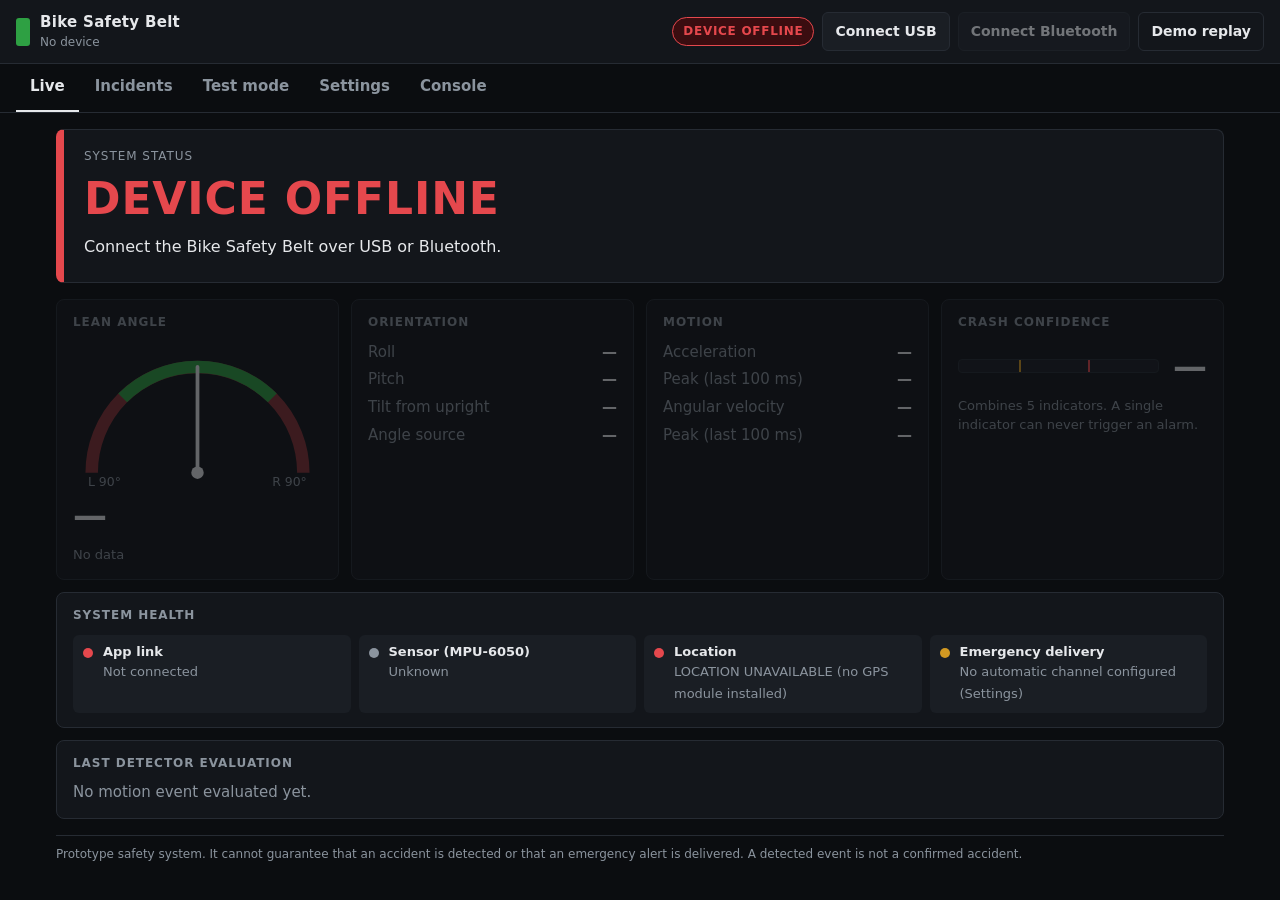
<file: index.html>
<!doctype html>
<html lang="en">
<head>
  <meta charset="utf-8">
  <meta name="viewport" content="width=device-width, initial-scale=1">
  <title>Bike Safety Belt</title>
  <meta http-equiv="refresh" content="0; url=app/">
  <link rel="canonical" href="app/">
  <link rel="icon" href="app/icon.svg" type="image/svg+xml">
  <script>location.replace('app/' + location.search + location.hash);</script>
  <style>body{margin:0;padding:24px;background:#0b0d10;color:#e6e8eb;font:16px system-ui,sans-serif}a{color:#4c8ed9}</style>
</head>
<body>Opening the <a href="app/">Bike Safety Belt dashboard</a>…</body>
</html>
</file>
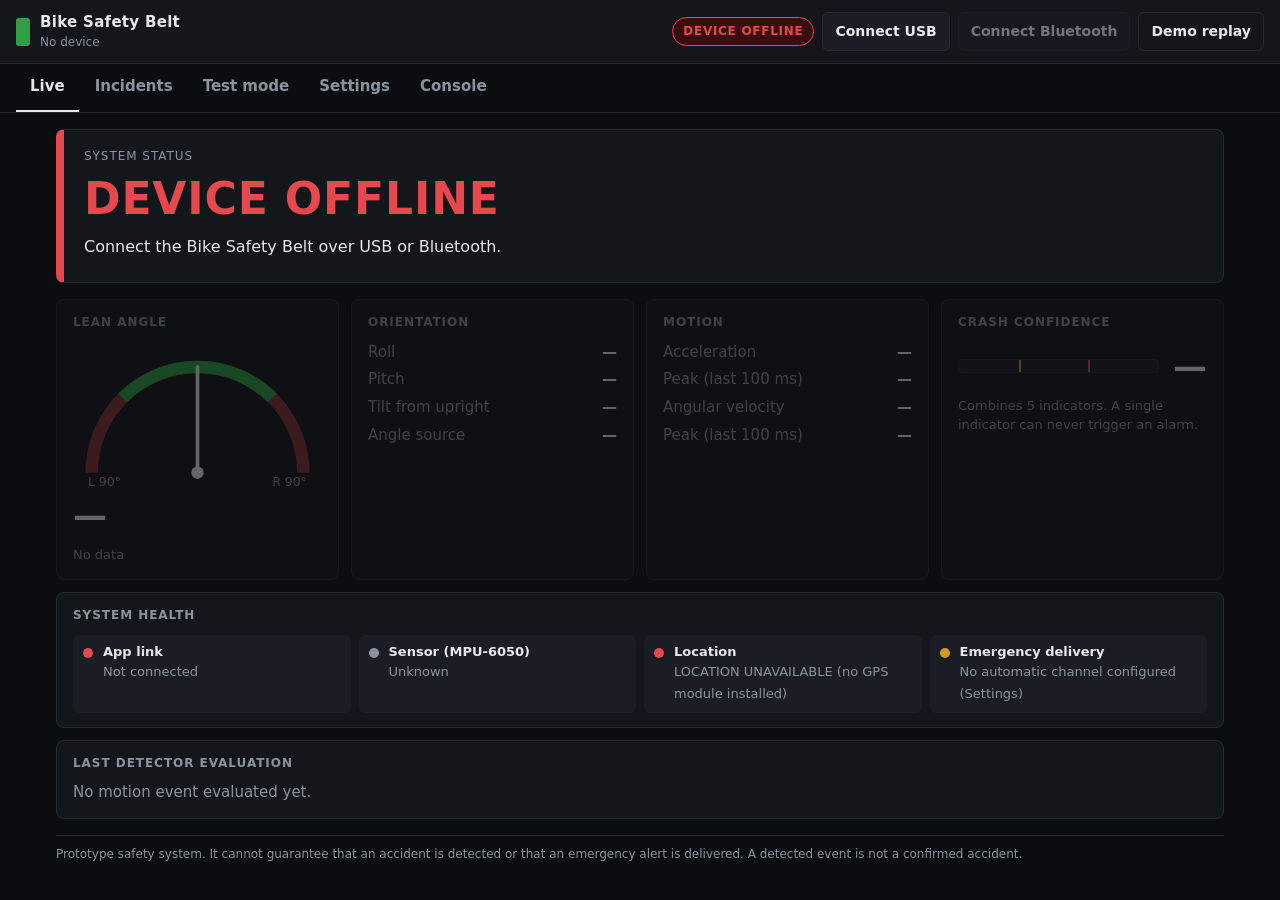
<file: app/index.html>
<!doctype html>
<html lang="en">
<head>
  <meta charset="utf-8">
  <meta name="viewport" content="width=device-width, initial-scale=1, viewport-fit=cover">
  <meta name="theme-color" content="#0b0d10">
  <meta name="description" content="Bike Safety Belt rider safety dashboard: live crash-detection status, emergency countdown and SOS.">
  <title>Bike Safety Belt</title>
  <link rel="icon" href="icon.svg" type="image/svg+xml">
  <link rel="apple-touch-icon" href="icon-192.png">
  <link rel="manifest" href="manifest.webmanifest">
  <link rel="stylesheet" href="css/style.css">
</head>
<body>
  <header class="topbar">
    <div class="brand">
      <span class="brand-mark" aria-hidden="true"></span>
      <div>
        <div class="brand-name">Bike Safety Belt</div>
        <div class="brand-sub" id="deviceInfo">No device</div>
      </div>
    </div>
    <div class="conn">
      <span class="pill pill-offline" id="linkPill">DEVICE OFFLINE</span>
      <button class="btn" id="btnSerial" title="Chrome / Edge desktop">Connect USB</button>
      <button class="btn" id="btnBle" title="ESP32 boards, Chrome on Android / desktop">Connect Bluetooth</button>
      <button class="btn btn-ghost" id="btnDemo" title="Replay a recorded session">Demo replay</button>
      <button class="btn btn-ghost hidden" id="btnDisconnect">Disconnect</button>
    </div>
  </header>

  <div class="banner hidden" id="compatBanner"></div>

  <div class="banner hidden" id="simBanner">SIMULATION / REPLAY DATA — not live sensor readings. No real emergency alerts are sent.</div>

  <nav class="tabs" role="tablist">
    <button class="tab active" data-tab="live">Live</button>
    <button class="tab" data-tab="incidents">Incidents</button>
    <button class="tab" data-tab="test">Test mode</button>
    <button class="tab" data-tab="settings">Settings</button>
    <button class="tab" data-tab="console">Console</button>
  </nav>

  <main>
    <!-- LIVE -->
    <section class="view active" id="view-live">
      <div class="status-card" id="statusCard" data-tone="offline">
        <div class="status-label">System status</div>
        <div class="status-value" id="statusValue">DEVICE OFFLINE</div>
        <div class="status-desc" id="statusDesc">Connect the Bike Safety Belt over USB or Bluetooth.</div>
        <div class="status-meta" id="statusMeta"></div>
        <button class="btn btn-warn hidden" id="btnCancelPossible">I'M OKAY — CANCEL</button>
      </div>

      <div class="grid">
        <div class="panel">
          <div class="panel-title">Lean angle</div>
          <svg class="gauge" viewBox="0 0 200 120" aria-label="Lean angle gauge">
            <path id="gaugeArcAbn" d="" class="arc-abn"/>
            <path id="gaugeArcNorm" d="" class="arc-norm"/>
            <line id="gaugeNeedle" x1="100" y1="105" x2="100" y2="20" class="needle"/>
            <circle cx="100" cy="105" r="5" class="hub"/>
            <text x="12" y="116" class="gauge-lbl">L 90°</text>
            <text x="160" y="116" class="gauge-lbl">R 90°</text>
          </svg>
          <div class="big-num"><span id="leanVal">—</span></div>
          <div class="sub" id="leanText">No data</div>
        </div>

        <div class="panel">
          <div class="panel-title">Orientation</div>
          <dl class="kv">
            <dt>Roll</dt><dd id="rollVal">—</dd>
            <dt>Pitch</dt><dd id="pitchVal">—</dd>
            <dt>Tilt from upright</dt><dd id="tiltVal">—</dd>
            <dt>Angle source</dt><dd id="refVal">—</dd>
          </dl>
        </div>

        <div class="panel">
          <div class="panel-title">Motion</div>
          <dl class="kv">
            <dt>Acceleration</dt><dd id="accVal">—</dd>
            <dt>Peak (last 100 ms)</dt><dd id="accPeak">—</dd>
            <dt>Angular velocity</dt><dd id="gyrVal">—</dd>
            <dt>Peak (last 100 ms)</dt><dd id="gyrPeak">—</dd>
          </dl>
          <div class="sub" id="motionText"></div>
        </div>

        <div class="panel">
          <div class="panel-title">Crash confidence</div>
          <div class="conf">
            <div class="conf-bar"><div class="conf-fill" id="confFill"></div>
              <div class="conf-mark" id="markPossible" title="Possible crash threshold"></div>
              <div class="conf-mark crash" id="markCrash" title="Crash threshold"></div>
            </div>
            <div class="big-num"><span id="confVal">—</span></div>
          </div>
          <div class="sub" id="confText">Combines 5 indicators. A single indicator can never trigger an alarm.</div>
        </div>

        <div class="panel panel-wide">
          <div class="panel-title">System health</div>
          <ul class="health" id="healthList"></ul>
        </div>

        <div class="panel panel-wide">
          <div class="panel-title">Last detector evaluation <span class="muted" id="detWhen"></span></div>
          <div id="detPanel" class="muted">No motion event evaluated yet.</div>
        </div>
      </div>
      <p class="disclaimer">Prototype safety system. It cannot guarantee that an accident is detected or that an emergency alert is delivered. A detected event is not a confirmed accident.</p>
    </section>

    <!-- INCIDENTS -->
    <section class="view" id="view-incidents">
      <div class="toolbar">
        <button class="btn" id="btnSyncLog">Sync from device</button>
        <button class="btn btn-ghost" id="btnExportCsv">Export CSV</button>
        <button class="btn btn-ghost" id="btnExportJson">Export JSON</button>
        <button class="btn btn-ghost" id="btnClearLog">Clear app history</button>
      </div>
      <div class="table-wrap">
        <table class="table">
          <thead><tr>
            <th>Time</th><th>ID</th><th>Event</th><th>Outcome</th><th>Confidence</th>
            <th>Max accel</th><th>Max rotation</th><th>Max lean</th><th>Location</th><th>SOS</th>
          </tr></thead>
          <tbody id="incBody"><tr><td colspan="10" class="muted">No incidents recorded.</td></tr></tbody>
        </table>
      </div>
      <p class="sub">Times for incidents from an earlier device power-up are shown as boot number + uptime: the device has no real-time clock.</p>
    </section>

    <!-- TEST MODE -->
    <section class="view" id="view-test">
      <p class="sub">Simulations replace the sensor with a recorded-motion generator and run it through the <b>real</b> fusion, detector and state machine on the device. Simulated SOS alerts are never sent to contacts.</p>
      <div class="tests" id="testList"></div>
      <div class="panel">
        <div class="panel-title">Why did the system classify the event this way?</div>
        <div id="testExplain" class="muted">Run a test to see the explanation.</div>
      </div>
    </section>

    <!-- SETTINGS -->
    <section class="view" id="view-settings">
      <div class="grid">
        <div class="panel">
          <div class="panel-title">Rider</div>
          <label class="field">Rider name<input id="setRider" placeholder="e.g. A. Kumar"></label>
          <label class="field">Notes for responders<input id="setNotes" placeholder="e.g. blood group, allergies"></label>
        </div>
        <div class="panel">
          <div class="panel-title">Emergency contacts</div>
          <div id="contactList"></div>
          <div class="row">
            <input id="newContactName" placeholder="Name">
            <input id="newContactPhone" placeholder="+91…" inputmode="tel">
            <button class="btn" id="btnAddContact">Add</button>
          </div>
        </div>
        <div class="panel panel-wide">
          <div class="panel-title">Automatic alert delivery</div>
          <p class="sub">A web page cannot send SMS or place calls by itself, and the device has no GSM module. Configure at least one automatic channel below, otherwise the SOS screen only offers manual “send SMS / share” buttons.</p>
          <label class="field">ntfy.sh topic (contacts install the ntfy app and subscribe)<input id="setNtfy" placeholder="e.g. bsb-alerts-7f3k9"></label>
          <label class="field">Webhook URL (your server, Home Assistant, Twilio Function, …) — receives JSON via POST<input id="setWebhook" placeholder="https://…"></label>
          <label class="check"><input type="checkbox" id="setPhoneLoc"> Use this phone's location when the device has no GPS fix</label>
          <div class="row">
            <button class="btn" id="btnTestAlert">Send test alert</button>
            <span class="sub" id="testAlertResult"></span>
          </div>
        </div>
        <div class="panel">
          <div class="panel-title">Vehicle profile</div>
          <select id="setProfile">
            <option value="scooter">Scooter</option>
            <option value="standard">Standard motorcycle</option>
            <option value="sport">Sport motorcycle</option>
          </select>
          <p class="sub" id="profileInfo"></p>
        </div>
        <div class="panel">
          <div class="panel-title">Calibration</div>
          <p class="sub">Riding orientation: put the bike upright on its centre stand (or hold it vertical), keep it still, then press:</p>
          <div class="row">
            <button class="btn" data-cmd="CAL LEVEL">Calibrate riding orientation</button>
            <button class="btn btn-ghost" data-cmd="CAL GYRO">Re-run gyro calibration</button>
            <button class="btn btn-ghost" data-cmd="CAL CLEAR">Clear orientation</button>
          </div>
        </div>
      </div>
    </section>

    <!-- CONSOLE -->
    <section class="view" id="view-console">
      <div class="row">
        <input id="cmdInput" placeholder="Command (HELP, STATUS, LOG, SIM 7 …)">
        <button class="btn" id="btnSendCmd">Send</button>
        <label class="check"><input type="checkbox" id="showJson"> show JSON</label>
      </div>
      <pre class="console" id="console"></pre>
    </section>
  </main>

  <!-- EMERGENCY OVERLAY -->
  <div class="overlay hidden" id="overlay" role="alertdialog" aria-live="assertive">
    <div class="overlay-inner">
      <div class="ov-kicker" id="ovKicker"></div>
      <h1 class="ov-title" id="ovTitle"></h1>
      <div class="ov-question" id="ovQuestion"></div>
      <div class="ov-count" id="ovCount"></div>
      <div class="ov-body" id="ovBody"></div>
      <div class="ov-actions" id="ovActions"></div>
    </div>
  </div>

  <input type="file" id="replayFile" accept=".log,.txt,.jsonl" class="hidden">
  <script type="module" src="js/main.js"></script>
</body>
</html>
</file>
<file: app/css/style.css>
:root {
  --bg: #0b0d10;
  --panel: #13161b;
  --panel-2: #1a1e24;
  --border: #262b33;
  --text: #e6e8eb;
  --muted: #8b949e;
  --green: #2ea043;
  --green-bg: #0f2a17;
  --amber: #d29922;
  --amber-bg: #2d2208;
  --red: #e5484d;
  --red-bg: #3a0d10;
  --blue: #4c8ed9;
  --radius: 8px;
  color-scheme: dark;
}

* { box-sizing: border-box; }
html, body { margin: 0; background: var(--bg); color: var(--text); }
body {
  font: 15px/1.45 system-ui, -apple-system, "Segoe UI", Roboto, "Helvetica Neue", Arial, sans-serif;
  font-variant-numeric: tabular-nums;
  min-height: 100vh;
}
button, input, select { font: inherit; color: inherit; }
.hidden { display: none !important; }
.muted { color: var(--muted); }
.sub { color: var(--muted); font-size: 13px; margin: 6px 0 0; }

/* Top bar */
.topbar {
  display: flex; flex-wrap: wrap; gap: 12px; align-items: center; justify-content: space-between;
  padding: 12px 16px; border-bottom: 1px solid var(--border); background: var(--panel);
  position: sticky; top: 0; z-index: 5;
}
.brand { display: flex; gap: 10px; align-items: center; }
.brand-mark { width: 14px; height: 28px; border-radius: 3px; background: var(--green); }
.brand-name { font-weight: 700; letter-spacing: .02em; }
.brand-sub { color: var(--muted); font-size: 12px; }
.conn { display: flex; flex-wrap: wrap; gap: 8px; align-items: center; }

.pill { font-size: 12px; font-weight: 700; letter-spacing: .06em; padding: 5px 10px; border-radius: 999px; border: 1px solid; }
.pill-offline { color: var(--red); border-color: var(--red); background: var(--red-bg); }
.pill-online { color: var(--green); border-color: var(--green); background: var(--green-bg); }
.pill-replay { color: var(--amber); border-color: var(--amber); background: var(--amber-bg); }

.btn {
  background: var(--panel-2); border: 1px solid var(--border); border-radius: 6px;
  padding: 8px 12px; cursor: pointer; font-weight: 600; font-size: 14px;
}
.btn:hover { border-color: #3a414c; }
.btn:disabled { opacity: .45; cursor: not-allowed; }
.btn-ghost { background: transparent; }
.btn-warn { background: var(--amber); color: #111; border-color: var(--amber); }
.btn-danger { background: var(--red); border-color: var(--red); color: #fff; }
.btn-ok { background: var(--green); border-color: var(--green); color: #fff; }

.banner { background: var(--amber-bg); color: var(--amber); border-bottom: 1px solid var(--amber); padding: 8px 16px; font-weight: 600; font-size: 13px; }

.tabs { display: flex; gap: 2px; padding: 0 16px; border-bottom: 1px solid var(--border); overflow-x: auto; }
.tab { background: none; border: none; padding: 12px 14px; cursor: pointer; color: var(--muted); font-weight: 600; border-bottom: 2px solid transparent; white-space: nowrap; }
.tab.active { color: var(--text); border-bottom-color: var(--text); }

main { padding: 16px; max-width: 1200px; margin: 0 auto; }
.view { display: none; }
.view.active { display: block; }

/* Status */
.status-card {
  border: 1px solid var(--border); border-left: 8px solid var(--muted); border-radius: var(--radius);
  background: var(--panel); padding: 18px 20px; margin-bottom: 16px;
}
.status-card[data-tone="safe"] { border-left-color: var(--green); }
.status-card[data-tone="warn"] { border-left-color: var(--amber); background: var(--amber-bg); }
.status-card[data-tone="alarm"] { border-left-color: var(--red); background: var(--red-bg); }
.status-card[data-tone="offline"] { border-left-color: var(--red); }
.status-label { color: var(--muted); font-size: 12px; text-transform: uppercase; letter-spacing: .08em; }
.status-value { font-size: clamp(28px, 6vw, 44px); font-weight: 800; letter-spacing: .02em; margin-top: 2px; }
.status-card[data-tone="safe"] .status-value { color: var(--green); }
.status-card[data-tone="warn"] .status-value { color: var(--amber); }
.status-card[data-tone="alarm"] .status-value, .status-card[data-tone="offline"] .status-value { color: var(--red); }
.status-desc { margin-top: 4px; font-size: 16px; }
.status-meta { margin-top: 6px; color: var(--muted); font-size: 13px; }
#btnCancelPossible { margin-top: 12px; font-size: 18px; padding: 12px 18px; }

/* Panels */
.grid { display: grid; grid-template-columns: repeat(auto-fill, minmax(260px, 1fr)); gap: 12px; }
.panel { background: var(--panel); border: 1px solid var(--border); border-radius: var(--radius); padding: 14px 16px; min-width: 0; }
.panel-wide { grid-column: 1 / -1; }
.panel-title { font-size: 12px; text-transform: uppercase; letter-spacing: .08em; color: var(--muted); font-weight: 700; margin-bottom: 10px; }
.big-num { font-size: 34px; font-weight: 800; }
.kv { display: grid; grid-template-columns: 1fr auto; gap: 6px 12px; margin: 0; }
.kv dt { color: var(--muted); }
.kv dd { margin: 0; font-weight: 700; text-align: right; }
.stale { opacity: .4; }

.gauge { width: 100%; max-width: 260px; display: block; }
.arc-norm { fill: none; stroke: var(--green); stroke-width: 10; }
.arc-abn { fill: none; stroke: var(--red); stroke-width: 10; opacity: .55; }
.needle { stroke: var(--text); stroke-width: 3; stroke-linecap: round; transition: transform .1s linear; transform-origin: 100px 105px; }
.hub { fill: var(--text); }
.gauge-lbl { fill: var(--muted); font-size: 10px; }

.conf { display: flex; align-items: center; gap: 14px; }
.conf-bar { position: relative; flex: 1; height: 14px; background: var(--panel-2); border: 1px solid var(--border); border-radius: 4px; overflow: hidden; }
.conf-fill { height: 100%; width: 0; background: var(--green); transition: width .15s linear; }
.conf-mark { position: absolute; top: -2px; bottom: -2px; width: 2px; background: var(--amber); }
.conf-mark.crash { background: var(--red); }

.health { list-style: none; margin: 0; padding: 0; display: grid; grid-template-columns: repeat(auto-fill, minmax(230px, 1fr)); gap: 8px; }
.health li { display: flex; gap: 10px; align-items: flex-start; padding: 8px 10px; background: var(--panel-2); border-radius: 6px; }
.dot { width: 10px; height: 10px; border-radius: 50%; margin-top: 5px; flex: none; background: var(--muted); }
.dot.ok { background: var(--green); } .dot.warn { background: var(--amber); } .dot.bad { background: var(--red); }
.health b { display: block; font-size: 13px; }
.health span { color: var(--muted); font-size: 13px; }

/* Indicators */
.ind { display: grid; grid-template-columns: 170px 1fr 52px; gap: 10px; align-items: center; padding: 6px 0; border-bottom: 1px solid var(--border); }
.ind:last-child { border-bottom: none; }
.ind-name { font-weight: 600; font-size: 14px; }
.ind-name small { display: block; color: var(--muted); font-weight: 400; font-size: 12px; }
.ind-bar { height: 8px; background: var(--panel-2); border-radius: 4px; overflow: hidden; }
.ind-bar > div { height: 100%; background: var(--muted); }
.ind-bar > div.lvl-1 { background: var(--amber); } .ind-bar > div.lvl-2 { background: var(--red); }
.ind-pct { text-align: right; font-weight: 700; }
.verdict { font-weight: 800; margin: 0 0 8px; }
.verdict.crash { color: var(--red); } .verdict.ok { color: var(--green); } .verdict.poss { color: var(--amber); }
.reasons { margin: 8px 0 0; padding-left: 18px; color: var(--text); font-size: 14px; }

/* Tables */
.toolbar, .row { display: flex; flex-wrap: wrap; gap: 8px; align-items: center; margin-bottom: 12px; }
.row input { flex: 1; min-width: 120px; }
.table-wrap { overflow-x: auto; border: 1px solid var(--border); border-radius: var(--radius); }
.table { width: 100%; border-collapse: collapse; font-size: 14px; }
.table th, .table td { text-align: left; padding: 8px 10px; border-bottom: 1px solid var(--border); white-space: nowrap; }
.table th { color: var(--muted); font-size: 12px; text-transform: uppercase; letter-spacing: .06em; background: var(--panel); }
.tag { font-size: 11px; font-weight: 700; padding: 2px 6px; border-radius: 4px; border: 1px solid var(--border); }
.tag.red { color: var(--red); border-color: var(--red); } .tag.amber { color: var(--amber); border-color: var(--amber); }
.tag.green { color: var(--green); border-color: var(--green); } .tag.grey { color: var(--muted); }

/* Tests */
.tests { display: grid; grid-template-columns: repeat(auto-fill, minmax(260px, 1fr)); gap: 10px; margin: 12px 0; }
.test { background: var(--panel); border: 1px solid var(--border); border-radius: var(--radius); padding: 12px 14px; display: flex; flex-direction: column; gap: 6px; }
.test h3 { margin: 0; font-size: 15px; }
.test p { margin: 0; color: var(--muted); font-size: 13px; flex: 1; }
.test .expect { color: var(--text); font-size: 13px; }

/* Forms */
input, select { background: var(--panel-2); border: 1px solid var(--border); border-radius: 6px; padding: 8px 10px; }
.field { display: flex; flex-direction: column; gap: 4px; margin-bottom: 10px; color: var(--muted); font-size: 13px; }
.field input { color: var(--text); font-size: 15px; }
.check { display: flex; gap: 8px; align-items: center; color: var(--muted); font-size: 14px; margin: 6px 0 10px; }
.contact { display: flex; justify-content: space-between; align-items: center; padding: 6px 0; border-bottom: 1px solid var(--border); }

.console { background: #07080a; border: 1px solid var(--border); border-radius: var(--radius); padding: 12px; height: 60vh; overflow: auto; font: 12.5px/1.45 ui-monospace, SFMono-Regular, Menlo, Consolas, monospace; white-space: pre-wrap; word-break: break-word; margin: 0; }

.disclaimer { color: var(--muted); font-size: 12px; margin-top: 16px; border-top: 1px solid var(--border); padding-top: 10px; }

/* Emergency overlay */
.overlay { position: fixed; inset: 0; z-index: 50; display: flex; align-items: center; justify-content: center; padding: 16px; background: var(--red-bg); }
.overlay[data-tone="alarm"] { background: #4a0a0e; }
.overlay[data-tone="test"] { background: repeating-linear-gradient(45deg, #2d2208, #2d2208 24px, #241b06 24px, #241b06 48px); }
.overlay[data-tone="sos"] { background: #2b0508; }
.overlay-inner { width: min(640px, 100%); text-align: center; }
.ov-kicker { font-weight: 800; letter-spacing: .12em; font-size: 13px; color: #ffb3b5; }
.overlay[data-tone="test"] .ov-kicker { color: var(--amber); }
.ov-title { font-size: clamp(30px, 7vw, 54px); margin: 8px 0; line-height: 1.05; }
.ov-question { font-size: clamp(20px, 4.5vw, 30px); font-weight: 700; }
.ov-count { font-size: clamp(90px, 28vw, 200px); font-weight: 900; line-height: 1; margin: 12px 0; }
.ov-body { font-size: 15px; text-align: left; background: rgba(0,0,0,.35); border-radius: var(--radius); padding: 12px 14px; margin: 8px 0 16px; }
.ov-body:empty { display: none; }
.ov-body ul { margin: 6px 0; padding-left: 18px; }
.ov-actions { display: flex; flex-direction: column; gap: 10px; }
.ov-actions .btn { font-size: 22px; padding: 18px; font-weight: 800; }
.ov-actions .btn.small { font-size: 15px; padding: 10px; font-weight: 600; }

@media (max-width: 600px) {
  main { padding: 12px; }
  .ind { grid-template-columns: 1fr 44px; }
  .ind-bar { grid-column: 1 / -1; grid-row: 2; }
  .topbar { padding: 10px 12px; }
}
</file>
